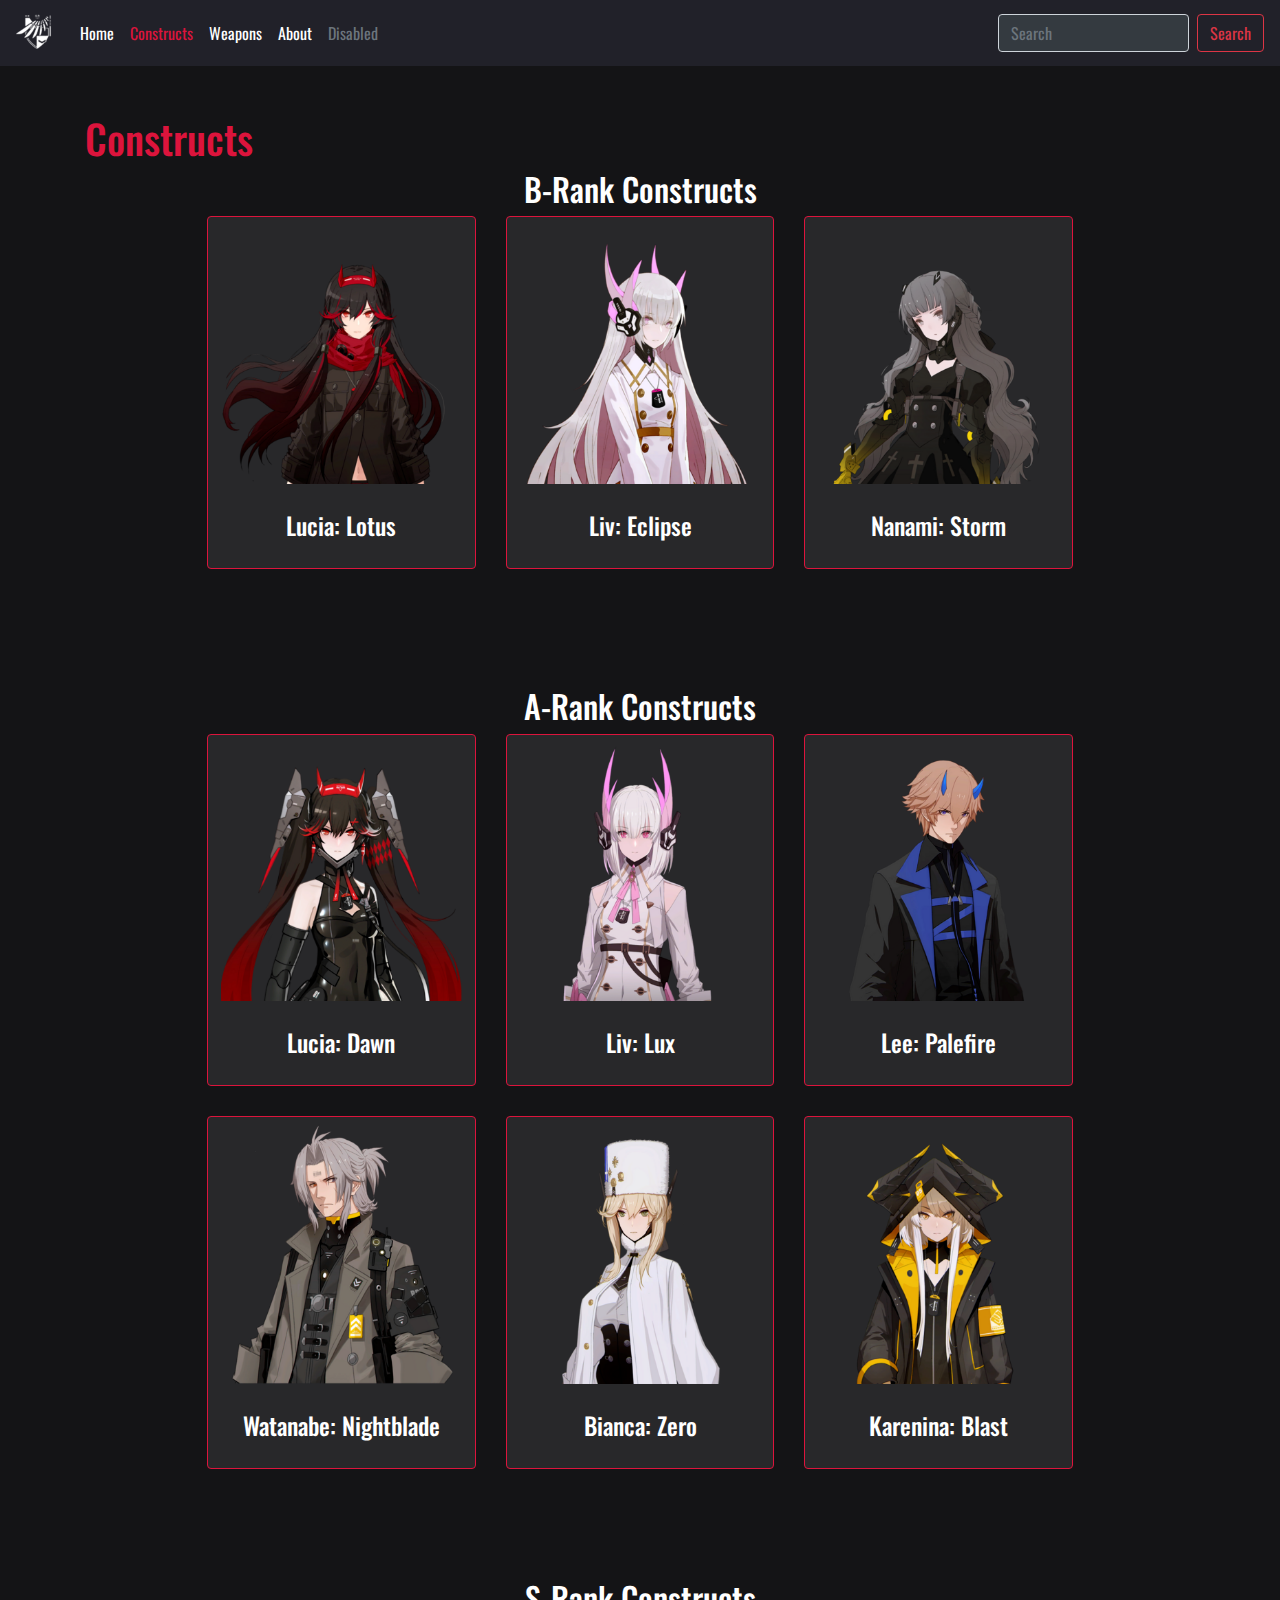
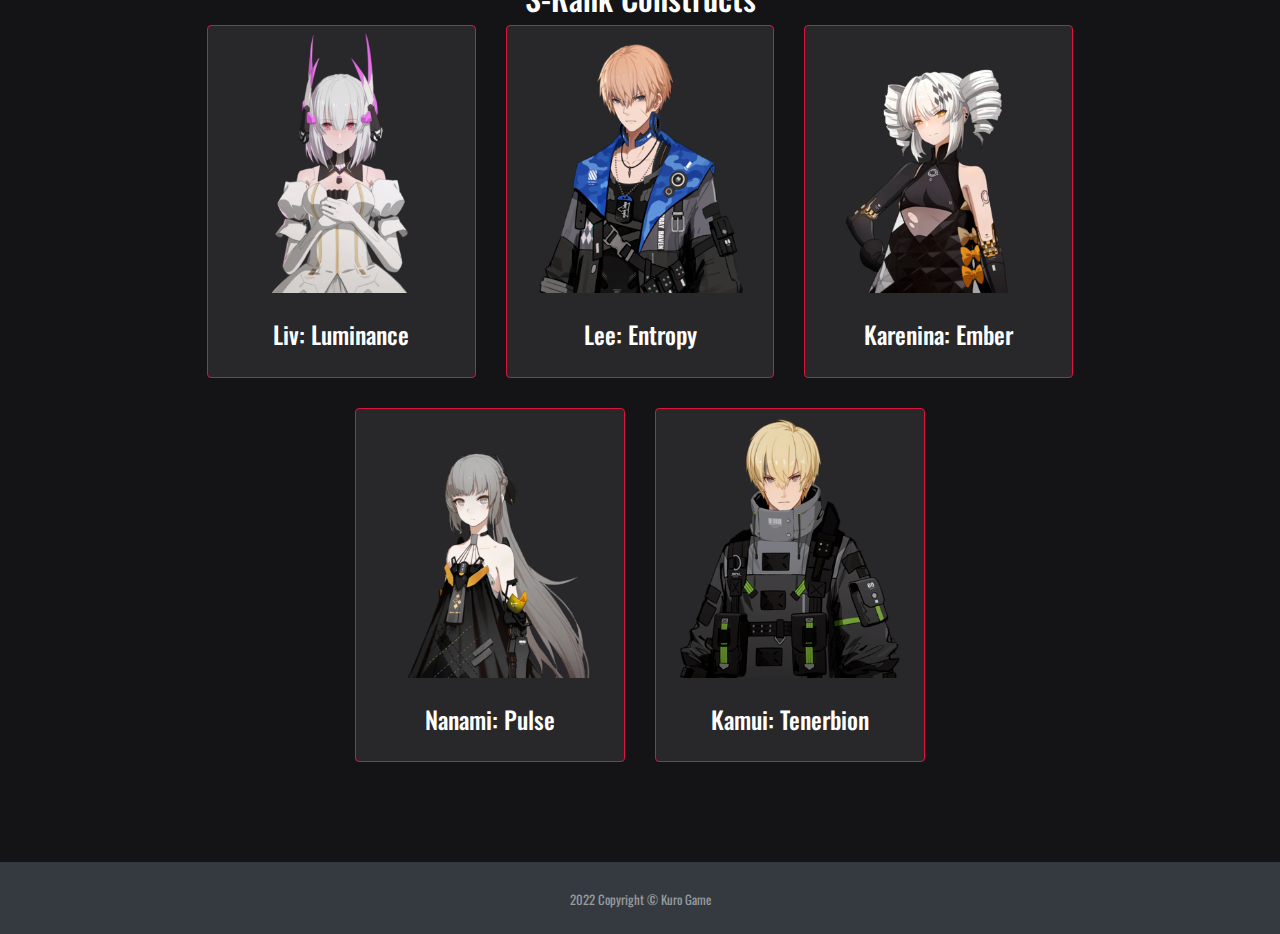
<file: index.html>
<!DOCTYPE html>
<html lang="en">

<head>
  <meta charset="UTF-8">
  <meta http-equiv="X-UA-Compatible" content="IE=edge">
  <meta name="viewport" content="width=device-width, initial-scale=1.0">
  <title>PGR Constructs</title>

  <!--Font-->
  <link rel="preconnect" href="https://fonts.googleapis.com">
  <link rel="preconnect" href="https://fonts.gstatic.com" crossorigin>
  <link href="https://fonts.googleapis.com/css2?family=DotGothic16&family=Oswald&display=swap" rel="stylesheet">

  <!--Style-->
  <link rel="stylesheet" href="style.css">

  <!--Bootstrap-->
  <link rel="stylesheet" href="https://cdn.jsdelivr.net/npm/bootstrap@4.6.1/dist/css/bootstrap.min.css"
    integrity="sha384-zCbKRCUGaJDkqS1kPbPd7TveP5iyJE0EjAuZQTgFLD2ylzuqKfdKlfG/eSrtxUkn" crossorigin="anonymous">
  <link rel="stylesheet" href="https://maxcdn.bootstrapcdn.com/bootstrap/4.0.0/css/bootstrap.min.css"
    integrity="sha384-Gn5384xqQ1aoWXA+058RXPxPg6fy4IWvTNh0E263XmFcJlSAwiGgFAW/dAiS6JXm" crossorigin="anonymous">
  <link rel="stylesheet" href="https://stackpath.bootstrapcdn.com/bootstrap/4.3.1/css/bootstrap.min.css">
  <link rel="stylesheet" href="https://stackpath.bootstrapcdn.com/bootstrap/4.3.1/js/bootstrap.bundle.min.js">
  <link rel="stylesheet" href="https://cdnjs.cloudflare.com/ajax/libs/jquery/3.2.1/jquery.min.js">

</head>

<body class="bgc">
  <nav class="navbar navbar-expand-lg">
    <a class="navbar-brand" href="#"><img class="ico" src="images/PGR_Icon.png" alt="PGR Icon"></a>
    <button class="navbar-toggler" type="button" data-toggle="collapse" data-target="#navbarSupportedContent"
      aria-controls="navbarSupportedContent" aria-expanded="false" aria-label="Toggle navigation">
      <span class="navbar-toggler-icon"></span>
    </button>

    <div class="collapse navbar-collapse" id="navbarSupportedContent">
      <ul class="navbar-nav mr-auto">
        <li class="nav-item">
          <a class="nav-link" href="#">Home</a>
        </li>
        <li class="nav-item active">
          <a class="nav-link active" href="#">Constructs <span class="sr-only">(current)</span></a>
        </li>
        <li class="nav-item">
          <a class="nav-link" href="#">Weapons</a>
        </li>
        <li class="nav-item">
          <a class="nav-link" href="#">About</a>
        </li>
        <li class="nav-item">
          <a class="nav-link disabled" href="#">Disabled</a>
        </li>
      </ul>
      <form class="form-inline my-2 my-lg-0">
        <input class="form-control mr-sm-2 bg-dark" type="search" placeholder="Search" aria-label="Search">
        <button class="btn btn-outline-danger my-2 my-sm-0" type="submit">Search</button>
      </form>
    </div>
  </nav>

  <div class="w-100 py-5 ">
    <div class="container">
      <h1 class="ctructs">Constructs</h1>
      <h2 class="B-rank">B-Rank Constructs</h2>
    </div>

    <div class="card-wrapper">
      <div class="card-deck">
        <div class="card portrait">
          <button class="btn btn-link collapsed" data-toggle="collapse" data-target="#collapseOne" aria-expanded="false"
            aria-controls="collapseOne">
            <img class="card-img-top" src="images/Character_Lotus_Portrait.png" alt="Card image cap"></button>
          <div class="card-body">
            <h4>Lucia: Lotus</h4>
            <div id="collapseOne" class="collapse" aria-labelledby="headingOne" data-parent="#accordion">
              <div class="information w-100">
                <h5>Information</h5>
              </div>
              <p class="card-text">The leader of Gray Raven. Brave and selfless, she is ever at the frontline
                of the war against the Corrupted.</p>
              <hr>
              <div class="container-deck-ad">
                <div class="row">
                  <div class="col-sm">
                    Rank
                    <div class="col-sm">
                      <img src="images/Character_Rank_B.png" alt="c-rank-b">
                    </div>
                    B-Rank
                  </div>
                  <div class="col-sm">
                    Class
                    <div class="col-sm">
                      <img class="classtype" src="images/Assault.png" alt="Class">
                    </div>
                    Assault
                  </div>
                </div>
              </div>
            </div>
          </div>
        </div>
        <div class="card portrait">
          <button class="btn btn-link collapsed" data-toggle="collapse" data-target="#collapseTwo" aria-expanded="false"
            aria-controls="collapseTwo">
            <img class="card-img-top" src="images/Character_Eclipse_Portrait.png" alt="Card image cap"></button>
          <div class="card-body">
            <h4>Liv: Eclipse</h4>
            <div id="collapseTwo" class="collapse" aria-labelledby="headingTwo" data-parent="#accordion">
              <h5 class="information">Information</h5>
              <p class="card-text">A member of Gray Raven. As one of the newest support Constructs, she’s the
                anchor of the team.
              </p>
              <hr>
              <div class="container-deck-ad">
                <div class="row">
                  <div class="col-sm">
                    Rank
                    <div class="col-sm">
                      <img src="images/Character_Rank_B.png" alt="c-rank-b">
                    </div>
                    B-Rank
                  </div>
                  <div class="col-sm">
                    Class
                    <div class="col-sm">
                      <img class="classtype" src="images/Support.png" alt="Class">
                    </div>
                    Support
                  </div>
                </div>
              </div>
            </div>
          </div>
        </div>
        <div class="card portrait">
          <button class="btn btn-link collapsed" data-toggle="collapse" data-target="#collapseThree"
            aria-expanded="false" aria-controls="collapseThree">
            <img class="card-img-top" src="images/Character_Storm_Portrait.png" alt="Card image cap"></button>
          <div class="card-body">
            <h4>Nanami: Storm</h4>
            <div id="collapseThree" class="collapse" aria-labelledby="headingThree" data-parent="#accordion">
              <h5 class="information">Information</h5>
              </button>

              <p class="card-text">Fun-loving yet mysterious and elusive, her hobby is observing humans, with
                a
                practical joke or two mixed in.</p>
              <hr>
              <div class="container-deck-ad">
                <div class="row">
                  <div class="col-sm">
                    Rank
                    <div class="col-sm">
                      <img src="images/Character_Rank_B.png" alt="c-rank-b">
                    </div>
                    B-Rank
                  </div>
                  <div class="col-sm">
                    Class
                    <div class="col-sm">
                      <img class="classtype" src="images/Tank.png" alt="Class">
                    </div>
                    Tank
                  </div>
                </div>
              </div>
            </div>
          </div>
        </div>
      </div>
    </div>
  </div>

  <div class="A-rank-C">
    <h2 class="B-rank">A-Rank Constructs</h2>
  </div>
  <div class="card-wrapper">
    <div class="card-deck">
      <div class="card portrait">
        <button class="btn btn-link collapsed" data-toggle="collapse" data-target="#collapseFour" aria-expanded="false"
          aria-controls="collapseFour">
          <img class="card-img-top" src="images/Character_Dawn_Portrait.png" alt="Card image cap"></button>
        <div class="card-body">
          <h4>Lucia: Dawn</h4>
          <div id="collapseFour" class="collapse" aria-labelledby="headingFour" data-parent="#accordion">
            <div class="information w-100">
              <h5>Information</h5>
            </div>
            <p class="card-text">Lucia’s signature frame. As graceful as it is powerful, its mere appearance on the
              battlefield inspires its allies, earning the “Dawn” sobriquet.</p>
            <hr>
            <div class="container-deck-ad">
              <div class="row">
                <div class="col-sm">
                  Rank
                  <div class="col-sm">
                    <img src="images/Character_Rank_A.png" alt="c-rank-b">
                  </div>
                  A-Rank
                </div>
                <div class="col-sm">
                  Class
                  <div class="col-sm">
                    <img class="classtype" src="images/Assault.png" alt="Class">
                  </div>
                  Assault
                </div>
              </div>
            </div>
          </div>
        </div>
      </div>
      <div class="card portrait">
        <button class="btn btn-link collapsed" data-toggle="collapse" data-target="#collapseFive" aria-expanded="false"
          aria-controls="collapseFive">
          <img class="card-img-top" src="images/Character_Lux_Portrait.png" alt="Card image cap"></button>
        <div class="card-body">
          <h4>Liv: Lux</h4>
          <div id="collapseFive" class="collapse" aria-labelledby="headingFive" data-parent="#accordion">
            <h5 class="information">Information</h5>

            <p class="card-textp">Liv has cut her hair as a statement of her strong will to return to the battlefield.
            </p>
            <hr>
            <div class="container-deck-ad">
              <div class="row">
                <div class="col-sm">
                  Rank
                  <div class="col-sm">
                    <img src="images/Character_Rank_A.png" alt="c-rank-b">
                  </div>
                  A-Rank
                </div>
                <div class="col-sm">
                  Class
                  <div class="col-sm">
                    <img class="classtype" src="images/Support.png" alt="Class">
                  </div>
                  Support
                </div>
              </div>
            </div>
          </div>
        </div>
      </div>
      <div class="card portrait">
        <button class="btn btn-link collapsed" data-toggle="collapse" data-target="#collapseSix" aria-expanded="false"
          aria-controls="collapseSix">
          <img class="card-img-top" src="images/Character_Palefire_Portrait.png" alt="Card image cap"></button>
        <div class="card-body">
          <h4>Lee: Palefire</h4>
          <div id="collapseSix" class="collapse" aria-labelledby="headingSix" data-parent="#accordion">
            <h5 class="information">Information</h5>
            </button>

            <p class="card-text">Member of Gray Raven. Somewhat aloof in manner. Good at computers and machines, he is
              responsible for Gray Raven’s hardware and technical issues.</p>
            <hr>
            <div class="container-deck-ad">
              <div class="row">
                <div class="col-sm">
                  Rank
                  <div class="col-sm">
                    <img src="images/Character_Rank_A.png" alt="c-rank-b">
                  </div>
                  A-Rank
                </div>
                <div class="col-sm">
                  Class
                  <div class="col-sm">
                    <img class="classtype" src="images/Assault.png" alt="Class">
                  </div>
                  Assault
                </div>
              </div>
            </div>
          </div>
        </div>
      </div>
    </div>
  </div>
  </div>

  <div class="spce">
    <div class="card-wrapper">
      <div class="card-deck">
        <div class="card portrait">
          <button class="btn btn-link collapsed" data-toggle="collapse" data-target="#collapseSeven"
            aria-expanded="false" aria-controls="collapseSeven">
            <img class="card-img-top" src="images/Character_Nightblade_Portrait.png" alt="Card image cap"></button>
          <div class="card-body">
            <h4>Watanabe: Nightblade</h4>
            <div id="collapseSeven" class="collapse" aria-labelledby="headingSeven" data-parent="#accordion">
              <div class="information w-100">
                <h5>Information</h5>
              </div>
              <p class="card-textps">Leader of the Forsaken, who chose to leave Babylonia to protect Oasis with his
                comrades who have been forgotten by the world.</p>
              <hr>
              <div class="container-deck-ad">
                <div class="row">
                  <div class="col-sm">
                    Rank
                    <div class="col-sm">
                      <img src="images/Character_Rank_A.png" alt="c-rank-b">
                    </div>
                    A-Rank
                  </div>
                  <div class="col-sm">
                    Class
                    <div class="col-sm">
                      <img class="classtype" src="images/Assault.png" alt="Class">
                    </div>
                    Assault
                  </div>
                </div>
              </div>
            </div>
          </div>
        </div>
        <div class="card portrait">
          <button class="btn btn-link collapsed" data-toggle="collapse" data-target="#collapseEight"
            aria-expanded="false" aria-controls="collapseEight">
            <img class="card-img-top" src="images/Character_Zero_Portrait.png" alt="Card image cap"></button>
          <div class="card-body">
            <h4>Bianca: Zero</h4>
            <div id="collapseEight" class="collapse" aria-labelledby="headingEight" data-parent="#accordion">
              <h5 class="information">Information</h5>

              <p class="card-textp">Leader of the Purifying Force, elegant yet cold, always performing her orders to
                perfection.
              </p>
              <hr>
              <div class="container-deck-ad">
                <div class="row">
                  <div class="col-sm">
                    Rank
                    <div class="col-sm">
                      <img src="images/Character_Rank_A.png" alt="c-rank-b">
                    </div>
                    A-Rank
                  </div>
                  <div class="col-sm">
                    Class
                    <div class="col-sm">
                      <img class="classtype" src="images/Assault.png" alt="Class">
                    </div>
                    Assault
                  </div>
                </div>
              </div>
            </div>
          </div>
        </div>
        <div class="card portrait">
          <button class="btn btn-link collapsed" data-toggle="collapse" data-target="#collapseNine"
            aria-expanded="false" aria-controls="collapseNine">
            <img class="card-img-top" src="images/Character_Blast_Portrait.png" alt="Card image cap"></button>
          <div class="card-body">
            <h4>Karenina: Blast</h4>
            <div id="collapseNine" class="collapse" aria-labelledby="headingNine" data-parent="#accordion">
              <h5 class="information">Information</h5>
              </button>

              <p class="card-text">Trained at the Cosmos Technicians Union and a member of the Engineering Force, the
                fiery Karenina solves problems by blowing them up. The Purifying Force finds this useful.</p>
              <hr>
              <div class="container-deck-ad">
                <div class="row">
                  <div class="col-sm">
                    Rank
                    <div class="col-sm">
                      <img src="images/Character_Rank_A.png" alt="c-rank-b">
                    </div>
                    A-Rank
                  </div>
                  <div class="col-sm">
                    Class
                    <div class="col-sm">
                      <img class="classtype" src="images/Assault.png" alt="Class">
                    </div>
                    Assault
                  </div>
                </div>
              </div>
            </div>
          </div>
        </div>
      </div>
    </div>
  </div>
  </div>

  <div class="S-rank">
    <div class="A-rank-C">
      <h2 class="B-rank">S-Rank Constructs</h2>
    </div>
  </div>
  <div class="card-wrapper">
    <div class="card-deck">
      <div class="card portrait">
        <button class="btn btn-link collapsed" data-toggle="collapse" data-target="#collapseTen" aria-expanded="false"
          aria-controls="collapseTen">
          <img class="card-img-top" src="images/Character_Luminance_Portrait.png" alt="Card image cap"></button>
        <div class="card-body">
          <h4>Liv: Luminance</h4>
          <div id="collapseTen" class="collapse" aria-labelledby="headingTen" data-parent="#accordion">
            <div class="information w-100">
              <h5>Information</h5>
            </div>
            <p class="card-textps">Behind the strength of Liv’s heart is a simple dream, and such purity is why this
              frame is so powerful.</p>
            <hr>
            <div class="container-deck-ad">
              <div class="row">
                <div class="col-sm">
                  Rank
                  <div class="col-sm">
                    <img src="images/Character_Rank_S.png" alt="c-rank-b">
                  </div>
                  S-Rank
                </div>
                <div class="col-sm">
                  Class
                  <div class="col-sm">
                    <img class="classtype" src="images/Support.png" alt="Class">
                  </div>
                  Support
                </div>
              </div>
            </div>
          </div>
        </div>
      </div>
      <div class="card portrait">
        <button class="btn btn-link collapsed" data-toggle="collapse" data-target="#collapseEleven"
          aria-expanded="false" aria-controls="collapseEleven">
          <img class="card-img-top" src="images/Character_Entropy_Portrait.png" alt="Card image cap"></button>
        <div class="card-body">
          <h4>Lee: Entropy</h4>
          <div id="collapseEleven" class="collapse" aria-labelledby="headingEleven" data-parent="#accordion">
            <h5 class="information">Information</h5>

            <p class="card-text">The limits have been broken. Past and present intertwine. Lee dominates the battlefield
              with superior computing power.
            </p>
            <hr>
            <div class="container-deck-ad">
              <div class="row">
                <div class="col-sm">
                  Rank
                  <div class="col-sm">
                    <img src="images/Character_Rank_S.png" alt="c-rank-b">
                  </div>
                  S-Rank
                </div>
                <div class="col-sm">
                  Class
                  <div class="col-sm">
                    <img class="classtype" src="images/Assault.png" alt="Class">
                  </div>
                  Assault
                </div>
              </div>
            </div>
          </div>
        </div>
      </div>
      <div class="card portrait">
        <button class="btn btn-link collapsed" data-toggle="collapse" data-target="#collapseTwelve"
          aria-expanded="false" aria-controls="collapseTwelve">
          <img class="card-img-top" src="images/Character_Ember_Portrait.png" alt="Card image cap"></button>
        <div class="card-body">
          <h4>Karenina: Ember</h4>
          <div id="collapseTwelve" class="collapse" aria-labelledby="headingTwelve" data-parent="#accordion">
            <h5 class="information">Information</h5>
            </button>

            <p class="card-text">Taking off her jacket and releasing the weapon restriction, Karenina is able to unleash
              the full force of her flaming wrath to burn away everything in her way.</p>
            <hr>
            <div class="container-deck-ad">
              <div class="row">
                <div class="col-sm">
                  Rank
                  <div class="col-sm">
                    <img src="images/Character_Rank_S.png" alt="c-rank-b">
                  </div>
                  S-Rank
                </div>
                <div class="col-sm">
                  Class
                  <div class="col-sm">
                    <img class="classtype" src="images/Assault.png" alt="Class">
                  </div>
                  Assault
                </div>
              </div>
            </div>
          </div>
        </div>
      </div>
    </div>
  </div>
  </div>
  <div class="spce">
    <div class="card-wrapper-d">
      <div class="card-deck">
        <div class="card portrait">
          <button class="btn btn-link collapsed" data-toggle="collapse" data-target="#collapseThirteen"
            aria-expanded="false" aria-controls="collapseThirteen">
            <img class="card-img-top" src="images/Character_Pulse_Portrait.png" alt="Card image cap"></button>
          <div class="card-body">
            <h4>Nanami: Pulse</h4>
            <div id="collapseThirteen" class="collapse" aria-labelledby="headingThirteen" data-parent="#accordion">
              <div class="information w-100">
                <h5>Information</h5>
              </div>
              <p class="card-text">Nanami’s enhanced model, equipped with IR-005 propulsion wheels, allowing her to
                speed across the battlefield at ease. “Hehe, you can only see Nanami’s afterimages now.”</p>
              <hr>
              <div class="container-deck-ad">
                <div class="row">
                  <div class="col-sm">
                    Rank
                    <div class="col-sm">
                      <img src="images/Character_Rank_S.png" alt="c-rank-b">
                    </div>
                    S-Rank
                  </div>
                  <div class="col-sm">
                    Class
                    <div class="col-sm">
                      <img class="classtype" src="images/Tank.png" alt="Class">
                    </div>
                    Tank
                  </div>
                </div>
              </div>
            </div>
          </div>
        </div>
        <div class="card portrait">
          <button class="btn btn-link collapsed" data-toggle="collapse" data-target="#collapseFourteen"
            aria-expanded="false" aria-controls="collapseFourteen">
            <img class="card-img-top" src="images/Character_Tenebrion_Portrait.png" alt="Card image cap"></button>
          <div class="card-body">
            <h4>Kamui: Tenerbion</h4>
            <div id="collapseFourteen" class="collapse" aria-labelledby="headingFourteen" data-parent="#accordion">
              <h5 class="information">Information</h5>

              <p class="card-textpsa">The result of Kamui’s control over the Tenebrion that he was imbued with. This
                frame is able to switch freely between two battle forms.
              </p>
              <hr>
              <div class="container-deck-ad">
                <div class="row">
                  <div class="col-sm">
                    Rank
                    <div class="col-sm">
                      <img src="images/Character_Rank_S.png" alt="c-rank-b">
                    </div>
                    S-Rank
                  </div>
                  <div class="col-sm">
                    Class
                    <div class="col-sm">
                      <img class="classtype" src="images/Tank.png" alt="Class">
                    </div>
                    Tank
                  </div>
                </div>
              </div>
            </div>
          </div>
        </div>
      </div>
    </div>
  </div>
  </div>

  <!--Footer-->
  <div class="footerps">
    <footer id="sticky-footer" class="flex-shrink-0 py-4 bg-dark text-white-50">
      <div class="container text-center">
        <small>2022 Copyright &copy; Kuro Game</small>
      </div>
    </footer>
</body>

<!--Script-->
<script src="https://cdn.jsdelivr.net/npm/jquery@3.5.1/dist/jquery.slim.min.js"
  integrity="sha384-DfXdz2htPH0lsSSs5nCTpuj/zy4C+OGpamoFVy38MVBnE+IbbVYUew+OrCXaRkfj" crossorigin="anonymous"></script>
<script src="https://cdn.jsdelivr.net/npm/bootstrap@4.6.1/dist/js/bootstrap.bundle.min.js"
  integrity="sha384-fQybjgWLrvvRgtW6bFlB7jaZrFsaBXjsOMm/tB9LTS58ONXgqbR9W8oWht/amnpF" crossorigin="anonymous"></script>
<script src="https://code.jquery.com/jquery-3.2.1.slim.min.js"
  integrity="sha384-KJ3o2DKtIkvYIK3UENzmM7KCkRr/rE9/Qpg6aAZGJwFDMVNA/GpGFF93hXpG5KkN" crossorigin="anonymous"></script>
<script src="https://cdnjs.cloudflare.com/ajax/libs/popper.js/1.12.9/umd/popper.min.js"
  integrity="sha384-ApNbgh9B+Y1QKtv3Rn7W3mgPxhU9K/ScQsAP7hUibX39j7fakFPskvXusvfa0b4Q" crossorigin="anonymous"></script>
<script src="https://maxcdn.bootstrapcdn.com/bootstrap/4.0.0/js/bootstrap.min.js"
  integrity="sha384-JZR6Spejh4U02d8jOt6vLEHfe/JQGiRRSQQxSfFWpi1MquVdAyjUar5+76PVCmYl" crossorigin="anonymous"></script>
</div>
</body>

</html>
</file>
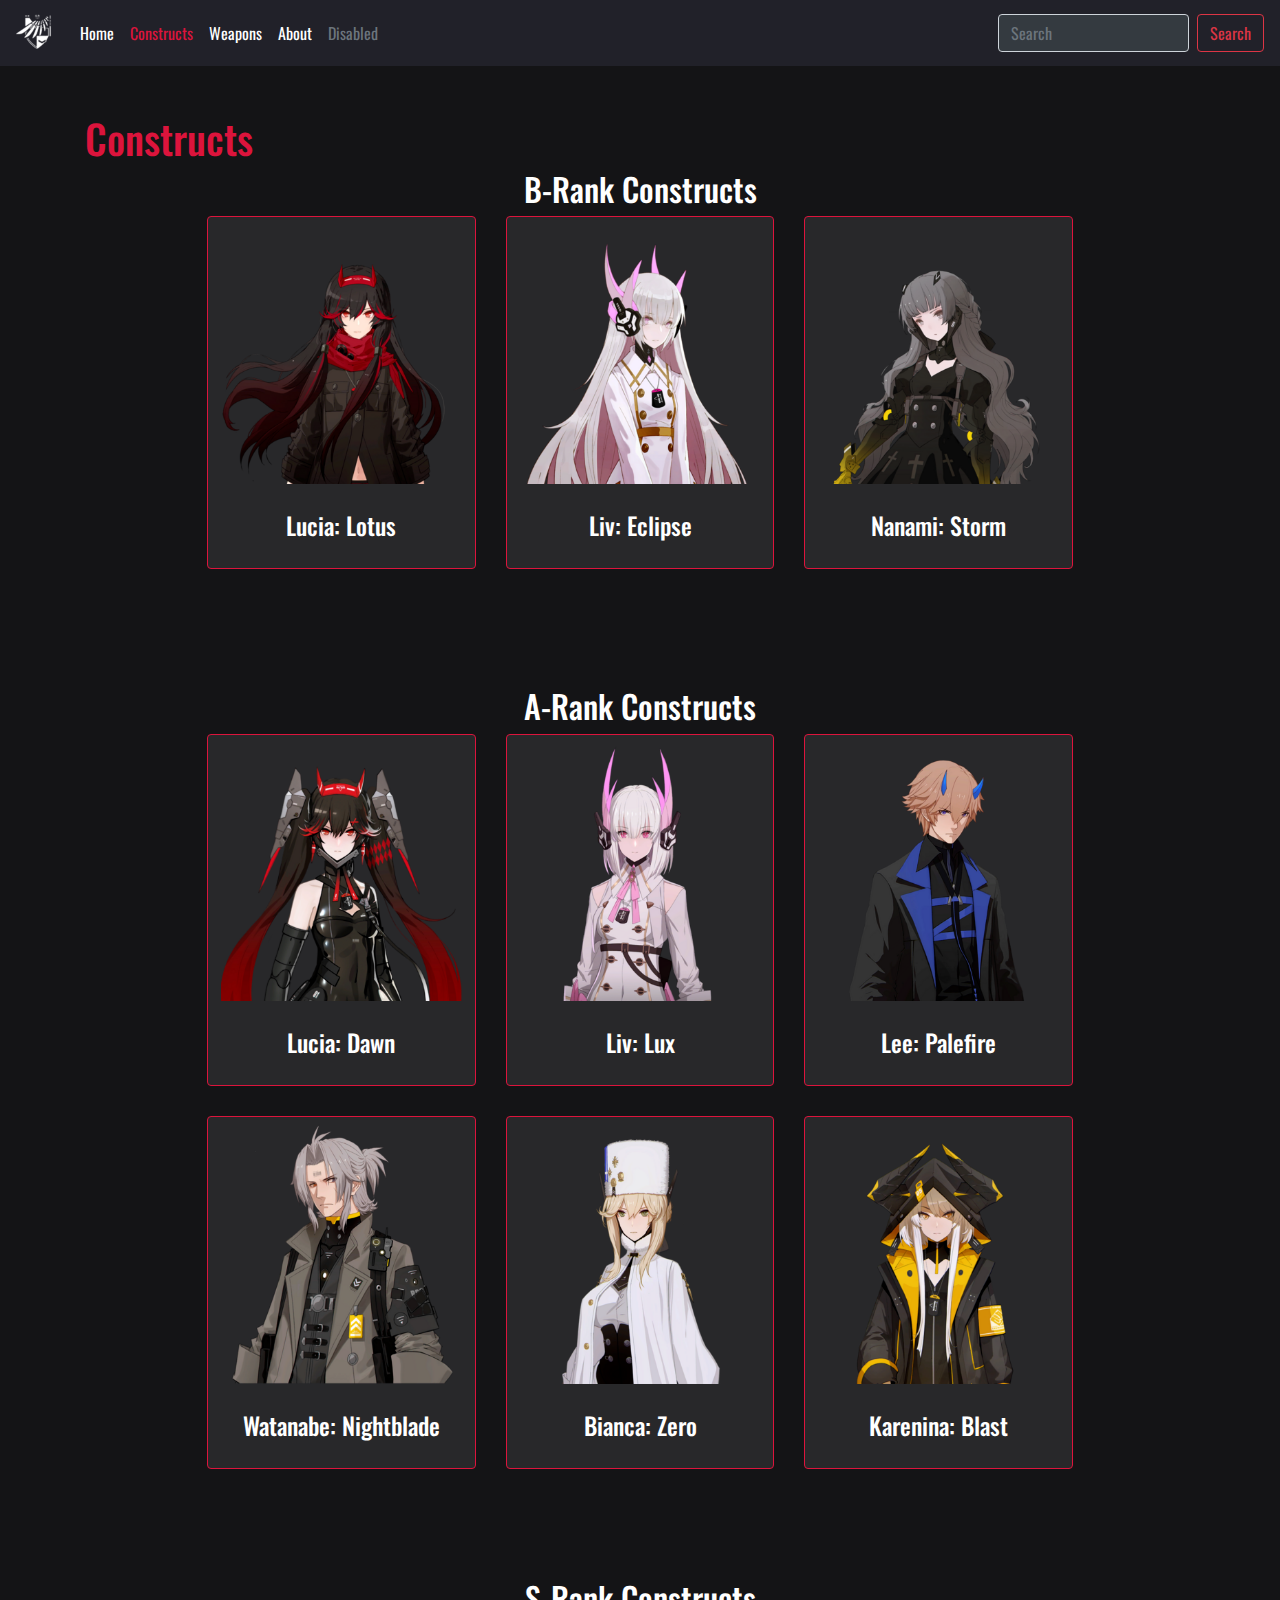
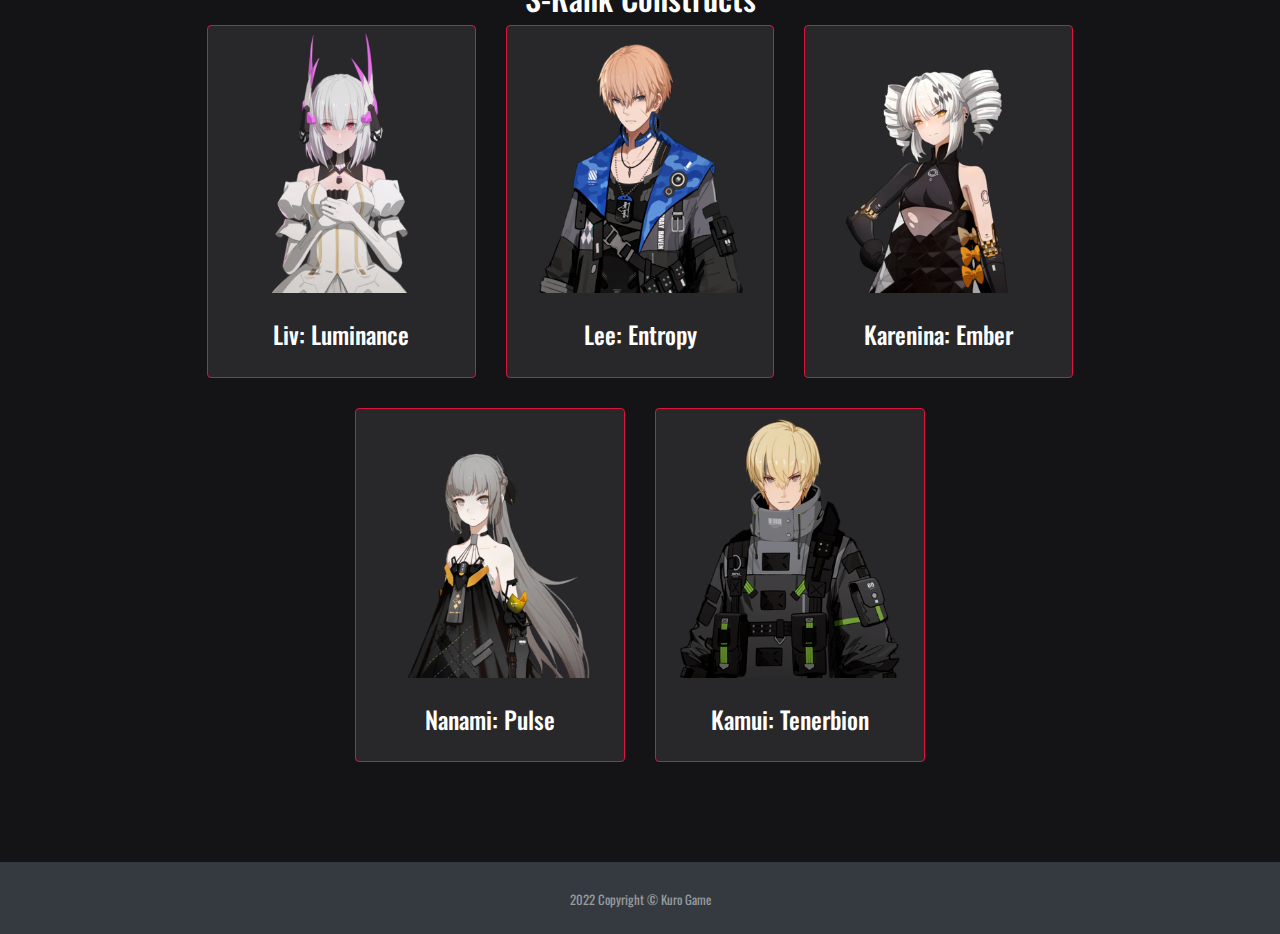
<file: PGR_Constructs.html>
<!DOCTYPE html>
<html lang="en">

<head>
  <meta charset="UTF-8">
  <meta http-equiv="X-UA-Compatible" content="IE=edge">
  <meta name="viewport" content="width=device-width, initial-scale=1.0">
  <title>PGR Constructs</title>

  <!--Font-->
  <link rel="preconnect" href="https://fonts.googleapis.com">
  <link rel="preconnect" href="https://fonts.gstatic.com" crossorigin>
  <link href="https://fonts.googleapis.com/css2?family=DotGothic16&family=Oswald&display=swap" rel="stylesheet">

  <!--Style-->
  <link rel="stylesheet" href="style.css">

  <!--Bootstrap-->
  <link rel="stylesheet" href="https://cdn.jsdelivr.net/npm/bootstrap@4.6.1/dist/css/bootstrap.min.css"
    integrity="sha384-zCbKRCUGaJDkqS1kPbPd7TveP5iyJE0EjAuZQTgFLD2ylzuqKfdKlfG/eSrtxUkn" crossorigin="anonymous">
  <link rel="stylesheet" href="https://maxcdn.bootstrapcdn.com/bootstrap/4.0.0/css/bootstrap.min.css"
    integrity="sha384-Gn5384xqQ1aoWXA+058RXPxPg6fy4IWvTNh0E263XmFcJlSAwiGgFAW/dAiS6JXm" crossorigin="anonymous">
  <link rel="stylesheet" href="https://stackpath.bootstrapcdn.com/bootstrap/4.3.1/css/bootstrap.min.css">
  <link rel="stylesheet" href="https://stackpath.bootstrapcdn.com/bootstrap/4.3.1/js/bootstrap.bundle.min.js">
  <link rel="stylesheet" href="https://cdnjs.cloudflare.com/ajax/libs/jquery/3.2.1/jquery.min.js">

</head>

<body class="bgc">
  <nav class="navbar navbar-expand-lg">
    <a class="navbar-brand" href="#"><img class="ico" src="images/PGR_Icon.png" alt="PGR Icon"></a>
    <button class="navbar-toggler" type="button" data-toggle="collapse" data-target="#navbarSupportedContent"
      aria-controls="navbarSupportedContent" aria-expanded="false" aria-label="Toggle navigation">
      <span class="navbar-toggler-icon"></span>
    </button>

    <div class="collapse navbar-collapse" id="navbarSupportedContent">
      <ul class="navbar-nav mr-auto">
        <li class="nav-item">
          <a class="nav-link" href="#">Home</a>
        </li>
        <li class="nav-item active">
          <a class="nav-link active" href="#">Constructs <span class="sr-only">(current)</span></a>
        </li>
        <li class="nav-item">
          <a class="nav-link" href="#">Weapons</a>
        </li>
        <li class="nav-item">
          <a class="nav-link" href="#">About</a>
        </li>
        <li class="nav-item">
          <a class="nav-link disabled" href="#">Disabled</a>
        </li>
      </ul>
      <form class="form-inline my-2 my-lg-0">
        <input class="form-control mr-sm-2 bg-dark" type="search" placeholder="Search" aria-label="Search">
        <button class="btn btn-outline-danger my-2 my-sm-0" type="submit">Search</button>
      </form>
    </div>
  </nav>

  <div class="w-100 py-5 ">
    <div class="container">
      <h1 class="ctructs">Constructs</h1>
      <h2 class="B-rank">B-Rank Constructs</h2>
    </div>

    <div class="card-wrapper">
      <div class="card-deck">
        <div class="card portrait">
          <button class="btn btn-link collapsed" data-toggle="collapse" data-target="#collapseOne" aria-expanded="false"
            aria-controls="collapseOne">
            <img class="card-img-top" src="images/Character_Lotus_Portrait.png" alt="Card image cap"></button>
          <div class="card-body">
            <h4>Lucia: Lotus</h4>
            <div id="collapseOne" class="collapse" aria-labelledby="headingOne" data-parent="#accordion">
              <div class="information w-100">
                <h5>Information</h5>
              </div>
              <p class="card-text">The leader of Gray Raven. Brave and selfless, she is ever at the frontline
                of the war against the Corrupted.</p>
              <hr>
              <div class="container-deck-ad">
                <div class="row">
                  <div class="col-sm">
                    Rank
                    <div class="col-sm">
                      <img src="images/Character_Rank_B.png" alt="c-rank-b">
                    </div>
                    B-Rank
                  </div>
                  <div class="col-sm">
                    Class
                    <div class="col-sm">
                      <img class="classtype" src="images/Assault.png" alt="Class">
                    </div>
                    Assault
                  </div>
                </div>
              </div>
            </div>
          </div>
        </div>
        <div class="card portrait">
          <button class="btn btn-link collapsed" data-toggle="collapse" data-target="#collapseTwo" aria-expanded="false"
            aria-controls="collapseTwo">
            <img class="card-img-top" src="images/Character_Eclipse_Portrait.png" alt="Card image cap"></button>
          <div class="card-body">
            <h4>Liv: Eclipse</h4>
            <div id="collapseTwo" class="collapse" aria-labelledby="headingTwo" data-parent="#accordion">
              <h5 class="information">Information</h5>
              <p class="card-text">A member of Gray Raven. As one of the newest support Constructs, she’s the
                anchor of the team.
              </p>
              <hr>
              <div class="container-deck-ad">
                <div class="row">
                  <div class="col-sm">
                    Rank
                    <div class="col-sm">
                      <img src="images/Character_Rank_B.png" alt="c-rank-b">
                    </div>
                    B-Rank
                  </div>
                  <div class="col-sm">
                    Class
                    <div class="col-sm">
                      <img class="classtype" src="images/Support.png" alt="Class">
                    </div>
                    Support
                  </div>
                </div>
              </div>
            </div>
          </div>
        </div>
        <div class="card portrait">
          <button class="btn btn-link collapsed" data-toggle="collapse" data-target="#collapseThree"
            aria-expanded="false" aria-controls="collapseThree">
            <img class="card-img-top" src="images/Character_Storm_Portrait.png" alt="Card image cap"></button>
          <div class="card-body">
            <h4>Nanami: Storm</h4>
            <div id="collapseThree" class="collapse" aria-labelledby="headingThree" data-parent="#accordion">
              <h5 class="information">Information</h5>
              </button>

              <p class="card-text">Fun-loving yet mysterious and elusive, her hobby is observing humans, with
                a
                practical joke or two mixed in.</p>
              <hr>
              <div class="container-deck-ad">
                <div class="row">
                  <div class="col-sm">
                    Rank
                    <div class="col-sm">
                      <img src="images/Character_Rank_B.png" alt="c-rank-b">
                    </div>
                    B-Rank
                  </div>
                  <div class="col-sm">
                    Class
                    <div class="col-sm">
                      <img class="classtype" src="images/Tank.png" alt="Class">
                    </div>
                    Tank
                  </div>
                </div>
              </div>
            </div>
          </div>
        </div>
      </div>
    </div>
  </div>

  <div class="A-rank-C">
    <h2 class="B-rank">A-Rank Constructs</h2>
  </div>
  <div class="card-wrapper">
    <div class="card-deck">
      <div class="card portrait">
        <button class="btn btn-link collapsed" data-toggle="collapse" data-target="#collapseFour" aria-expanded="false"
          aria-controls="collapseFour">
          <img class="card-img-top" src="images/Character_Dawn_Portrait.png" alt="Card image cap"></button>
        <div class="card-body">
          <h4>Lucia: Dawn</h4>
          <div id="collapseFour" class="collapse" aria-labelledby="headingFour" data-parent="#accordion">
            <div class="information w-100">
              <h5>Information</h5>
            </div>
            <p class="card-text">Lucia’s signature frame. As graceful as it is powerful, its mere appearance on the
              battlefield inspires its allies, earning the “Dawn” sobriquet.</p>
            <hr>
            <div class="container-deck-ad">
              <div class="row">
                <div class="col-sm">
                  Rank
                  <div class="col-sm">
                    <img src="images/Character_Rank_A.png" alt="c-rank-b">
                  </div>
                  A-Rank
                </div>
                <div class="col-sm">
                  Class
                  <div class="col-sm">
                    <img class="classtype" src="images/Assault.png" alt="Class">
                  </div>
                  Assault
                </div>
              </div>
            </div>
          </div>
        </div>
      </div>
      <div class="card portrait">
        <button class="btn btn-link collapsed" data-toggle="collapse" data-target="#collapseFive" aria-expanded="false"
          aria-controls="collapseFive">
          <img class="card-img-top" src="images/Character_Lux_Portrait.png" alt="Card image cap"></button>
        <div class="card-body">
          <h4>Liv: Lux</h4>
          <div id="collapseFive" class="collapse" aria-labelledby="headingFive" data-parent="#accordion">
            <h5 class="information">Information</h5>

            <p class="card-textp">Liv has cut her hair as a statement of her strong will to return to the battlefield.
            </p>
            <hr>
            <div class="container-deck-ad">
              <div class="row">
                <div class="col-sm">
                  Rank
                  <div class="col-sm">
                    <img src="images/Character_Rank_A.png" alt="c-rank-b">
                  </div>
                  A-Rank
                </div>
                <div class="col-sm">
                  Class
                  <div class="col-sm">
                    <img class="classtype" src="images/Support.png" alt="Class">
                  </div>
                  Support
                </div>
              </div>
            </div>
          </div>
        </div>
      </div>
      <div class="card portrait">
        <button class="btn btn-link collapsed" data-toggle="collapse" data-target="#collapseSix" aria-expanded="false"
          aria-controls="collapseSix">
          <img class="card-img-top" src="images/Character_Palefire_Portrait.png" alt="Card image cap"></button>
        <div class="card-body">
          <h4>Lee: Palefire</h4>
          <div id="collapseSix" class="collapse" aria-labelledby="headingSix" data-parent="#accordion">
            <h5 class="information">Information</h5>
            </button>

            <p class="card-text">Member of Gray Raven. Somewhat aloof in manner. Good at computers and machines, he is
              responsible for Gray Raven’s hardware and technical issues.</p>
            <hr>
            <div class="container-deck-ad">
              <div class="row">
                <div class="col-sm">
                  Rank
                  <div class="col-sm">
                    <img src="images/Character_Rank_A.png" alt="c-rank-b">
                  </div>
                  A-Rank
                </div>
                <div class="col-sm">
                  Class
                  <div class="col-sm">
                    <img class="classtype" src="images/Assault.png" alt="Class">
                  </div>
                  Assault
                </div>
              </div>
            </div>
          </div>
        </div>
      </div>
    </div>
  </div>
  </div>

  <div class="spce">
    <div class="card-wrapper">
      <div class="card-deck">
        <div class="card portrait">
          <button class="btn btn-link collapsed" data-toggle="collapse" data-target="#collapseSeven"
            aria-expanded="false" aria-controls="collapseSeven">
            <img class="card-img-top" src="images/Character_Nightblade_Portrait.png" alt="Card image cap"></button>
          <div class="card-body">
            <h4>Watanabe: Nightblade</h4>
            <div id="collapseSeven" class="collapse" aria-labelledby="headingSeven" data-parent="#accordion">
              <div class="information w-100">
                <h5>Information</h5>
              </div>
              <p class="card-textps">Leader of the Forsaken, who chose to leave Babylonia to protect Oasis with his
                comrades who have been forgotten by the world.</p>
              <hr>
              <div class="container-deck-ad">
                <div class="row">
                  <div class="col-sm">
                    Rank
                    <div class="col-sm">
                      <img src="images/Character_Rank_A.png" alt="c-rank-b">
                    </div>
                    A-Rank
                  </div>
                  <div class="col-sm">
                    Class
                    <div class="col-sm">
                      <img class="classtype" src="images/Assault.png" alt="Class">
                    </div>
                    Assault
                  </div>
                </div>
              </div>
            </div>
          </div>
        </div>
        <div class="card portrait">
          <button class="btn btn-link collapsed" data-toggle="collapse" data-target="#collapseEight"
            aria-expanded="false" aria-controls="collapseEight">
            <img class="card-img-top" src="images/Character_Zero_Portrait.png" alt="Card image cap"></button>
          <div class="card-body">
            <h4>Bianca: Zero</h4>
            <div id="collapseEight" class="collapse" aria-labelledby="headingEight" data-parent="#accordion">
              <h5 class="information">Information</h5>

              <p class="card-textp">Leader of the Purifying Force, elegant yet cold, always performing her orders to
                perfection.
              </p>
              <hr>
              <div class="container-deck-ad">
                <div class="row">
                  <div class="col-sm">
                    Rank
                    <div class="col-sm">
                      <img src="images/Character_Rank_A.png" alt="c-rank-b">
                    </div>
                    A-Rank
                  </div>
                  <div class="col-sm">
                    Class
                    <div class="col-sm">
                      <img class="classtype" src="images/Assault.png" alt="Class">
                    </div>
                    Assault
                  </div>
                </div>
              </div>
            </div>
          </div>
        </div>
        <div class="card portrait">
          <button class="btn btn-link collapsed" data-toggle="collapse" data-target="#collapseNine"
            aria-expanded="false" aria-controls="collapseNine">
            <img class="card-img-top" src="images/Character_Blast_Portrait.png" alt="Card image cap"></button>
          <div class="card-body">
            <h4>Karenina: Blast</h4>
            <div id="collapseNine" class="collapse" aria-labelledby="headingNine" data-parent="#accordion">
              <h5 class="information">Information</h5>
              </button>

              <p class="card-text">Trained at the Cosmos Technicians Union and a member of the Engineering Force, the
                fiery Karenina solves problems by blowing them up. The Purifying Force finds this useful.</p>
              <hr>
              <div class="container-deck-ad">
                <div class="row">
                  <div class="col-sm">
                    Rank
                    <div class="col-sm">
                      <img src="images/Character_Rank_A.png" alt="c-rank-b">
                    </div>
                    A-Rank
                  </div>
                  <div class="col-sm">
                    Class
                    <div class="col-sm">
                      <img class="classtype" src="images/Assault.png" alt="Class">
                    </div>
                    Assault
                  </div>
                </div>
              </div>
            </div>
          </div>
        </div>
      </div>
    </div>
  </div>
  </div>

  <div class="S-rank">
    <div class="A-rank-C">
      <h2 class="B-rank">S-Rank Constructs</h2>
    </div>
  </div>
  <div class="card-wrapper">
    <div class="card-deck">
      <div class="card portrait">
        <button class="btn btn-link collapsed" data-toggle="collapse" data-target="#collapseTen" aria-expanded="false"
          aria-controls="collapseTen">
          <img class="card-img-top" src="images/Character_Luminance_Portrait.png" alt="Card image cap"></button>
        <div class="card-body">
          <h4>Liv: Luminance</h4>
          <div id="collapseTen" class="collapse" aria-labelledby="headingTen" data-parent="#accordion">
            <div class="information w-100">
              <h5>Information</h5>
            </div>
            <p class="card-textps">Behind the strength of Liv’s heart is a simple dream, and such purity is why this
              frame is so powerful.</p>
            <hr>
            <div class="container-deck-ad">
              <div class="row">
                <div class="col-sm">
                  Rank
                  <div class="col-sm">
                    <img src="images/Character_Rank_S.png" alt="c-rank-b">
                  </div>
                  S-Rank
                </div>
                <div class="col-sm">
                  Class
                  <div class="col-sm">
                    <img class="classtype" src="images/Support.png" alt="Class">
                  </div>
                  Support
                </div>
              </div>
            </div>
          </div>
        </div>
      </div>
      <div class="card portrait">
        <button class="btn btn-link collapsed" data-toggle="collapse" data-target="#collapseEleven"
          aria-expanded="false" aria-controls="collapseEleven">
          <img class="card-img-top" src="images/Character_Entropy_Portrait.png" alt="Card image cap"></button>
        <div class="card-body">
          <h4>Lee: Entropy</h4>
          <div id="collapseEleven" class="collapse" aria-labelledby="headingEleven" data-parent="#accordion">
            <h5 class="information">Information</h5>

            <p class="card-text">The limits have been broken. Past and present intertwine. Lee dominates the battlefield
              with superior computing power.
            </p>
            <hr>
            <div class="container-deck-ad">
              <div class="row">
                <div class="col-sm">
                  Rank
                  <div class="col-sm">
                    <img src="images/Character_Rank_S.png" alt="c-rank-b">
                  </div>
                  S-Rank
                </div>
                <div class="col-sm">
                  Class
                  <div class="col-sm">
                    <img class="classtype" src="images/Assault.png" alt="Class">
                  </div>
                  Assault
                </div>
              </div>
            </div>
          </div>
        </div>
      </div>
      <div class="card portrait">
        <button class="btn btn-link collapsed" data-toggle="collapse" data-target="#collapseTwelve"
          aria-expanded="false" aria-controls="collapseTwelve">
          <img class="card-img-top" src="images/Character_Ember_Portrait.png" alt="Card image cap"></button>
        <div class="card-body">
          <h4>Karenina: Ember</h4>
          <div id="collapseTwelve" class="collapse" aria-labelledby="headingTwelve" data-parent="#accordion">
            <h5 class="information">Information</h5>
            </button>

            <p class="card-text">Taking off her jacket and releasing the weapon restriction, Karenina is able to unleash
              the full force of her flaming wrath to burn away everything in her way.</p>
            <hr>
            <div class="container-deck-ad">
              <div class="row">
                <div class="col-sm">
                  Rank
                  <div class="col-sm">
                    <img src="images/Character_Rank_S.png" alt="c-rank-b">
                  </div>
                  S-Rank
                </div>
                <div class="col-sm">
                  Class
                  <div class="col-sm">
                    <img class="classtype" src="images/Assault.png" alt="Class">
                  </div>
                  Assault
                </div>
              </div>
            </div>
          </div>
        </div>
      </div>
    </div>
  </div>
  </div>
  <div class="spce">
    <div class="card-wrapper-d">
      <div class="card-deck">
        <div class="card portrait">
          <button class="btn btn-link collapsed" data-toggle="collapse" data-target="#collapseThirteen"
            aria-expanded="false" aria-controls="collapseThirteen">
            <img class="card-img-top" src="images/Character_Pulse_Portrait.png" alt="Card image cap"></button>
          <div class="card-body">
            <h4>Nanami: Pulse</h4>
            <div id="collapseThirteen" class="collapse" aria-labelledby="headingThirteen" data-parent="#accordion">
              <div class="information w-100">
                <h5>Information</h5>
              </div>
              <p class="card-text">Nanami’s enhanced model, equipped with IR-005 propulsion wheels, allowing her to
                speed across the battlefield at ease. “Hehe, you can only see Nanami’s afterimages now.”</p>
              <hr>
              <div class="container-deck-ad">
                <div class="row">
                  <div class="col-sm">
                    Rank
                    <div class="col-sm">
                      <img src="images/Character_Rank_S.png" alt="c-rank-b">
                    </div>
                    S-Rank
                  </div>
                  <div class="col-sm">
                    Class
                    <div class="col-sm">
                      <img class="classtype" src="images/Tank.png" alt="Class">
                    </div>
                    Tank
                  </div>
                </div>
              </div>
            </div>
          </div>
        </div>
        <div class="card portrait">
          <button class="btn btn-link collapsed" data-toggle="collapse" data-target="#collapseFourteen"
            aria-expanded="false" aria-controls="collapseFourteen">
            <img class="card-img-top" src="images/Character_Tenebrion_Portrait.png" alt="Card image cap"></button>
          <div class="card-body">
            <h4>Kamui: Tenerbion</h4>
            <div id="collapseFourteen" class="collapse" aria-labelledby="headingFourteen" data-parent="#accordion">
              <h5 class="information">Information</h5>

              <p class="card-textpsa">The result of Kamui’s control over the Tenebrion that he was imbued with. This
                frame is able to switch freely between two battle forms.
              </p>
              <hr>
              <div class="container-deck-ad">
                <div class="row">
                  <div class="col-sm">
                    Rank
                    <div class="col-sm">
                      <img src="images/Character_Rank_S.png" alt="c-rank-b">
                    </div>
                    S-Rank
                  </div>
                  <div class="col-sm">
                    Class
                    <div class="col-sm">
                      <img class="classtype" src="images/Tank.png" alt="Class">
                    </div>
                    Tank
                  </div>
                </div>
              </div>
            </div>
          </div>
        </div>
      </div>
    </div>
  </div>
  </div>

  <!--Footer-->
  <div class="footerps">
    <footer id="sticky-footer" class="flex-shrink-0 py-4 bg-dark text-white-50">
      <div class="container text-center">
        <small>2022 Copyright &copy; Kuro Game</small>
      </div>
    </footer>
</body>

<!--Script-->
<script src="https://cdn.jsdelivr.net/npm/jquery@3.5.1/dist/jquery.slim.min.js"
  integrity="sha384-DfXdz2htPH0lsSSs5nCTpuj/zy4C+OGpamoFVy38MVBnE+IbbVYUew+OrCXaRkfj" crossorigin="anonymous"></script>
<script src="https://cdn.jsdelivr.net/npm/bootstrap@4.6.1/dist/js/bootstrap.bundle.min.js"
  integrity="sha384-fQybjgWLrvvRgtW6bFlB7jaZrFsaBXjsOMm/tB9LTS58ONXgqbR9W8oWht/amnpF" crossorigin="anonymous"></script>
<script src="https://code.jquery.com/jquery-3.2.1.slim.min.js"
  integrity="sha384-KJ3o2DKtIkvYIK3UENzmM7KCkRr/rE9/Qpg6aAZGJwFDMVNA/GpGFF93hXpG5KkN" crossorigin="anonymous"></script>
<script src="https://cdnjs.cloudflare.com/ajax/libs/popper.js/1.12.9/umd/popper.min.js"
  integrity="sha384-ApNbgh9B+Y1QKtv3Rn7W3mgPxhU9K/ScQsAP7hUibX39j7fakFPskvXusvfa0b4Q" crossorigin="anonymous"></script>
<script src="https://maxcdn.bootstrapcdn.com/bootstrap/4.0.0/js/bootstrap.min.js"
  integrity="sha384-JZR6Spejh4U02d8jOt6vLEHfe/JQGiRRSQQxSfFWpi1MquVdAyjUar5+76PVCmYl" crossorigin="anonymous"></script>
</div>
</body>

</html>
</file>
<file: style.css>
.navbar.navbar-expand-lg {
    background: #212129;
}

.ico {
    width: 40px;
    height: 40px;
}

.nav-link.active {
    color: crimson;
}

.nav-link {
    color: white;
}

a:hover.nav-link {
    color: crimson;
}

.bgc {
    font-family: 'DotGothic16', sans-serif;
    font-family: 'Oswald', sans-serif;
    background-color: #141416;
    color: white;
}

hr {
    height: 2px;
    background-color: white;
}

.w-100 {
    color: white;
}

.ctructs {
    color: crimson;
}

.B-rank {
    text-align: center;
}

h4 {
    text-align: center;
}

.card-wrapper {

    display: flex;

    justify-content: center;

}

.card-deck {
    width: 70%;
}

.card-wrapper-d {
    margin-left: auto;
    margin-right: auto;
    justify-content: center;
    width: 67%;
    display: flex;
}

.card.portrait {
    background-color: #28282A;
    color: white;
    border-color: crimson;
}

.container-deck-ad {
    text-align: center;
}

.information {
    background-color: #921131;
    color: white;
}

.card-textp {
    padding-bottom: 48px;
}

.card-textps {
    padding-bottom: 25px;
}

.card-textpsa {
    padding-bottom: 23px;
}

.classtype {
    width: 50px;
}

.A-rank-C {
    margin-top: 70px;
}

.S-rank {
    margin-top: 110px;
}

.spce {
    padding-top: 30px;
}

.footerps {
    padding-top: 100px;
}
</file>
